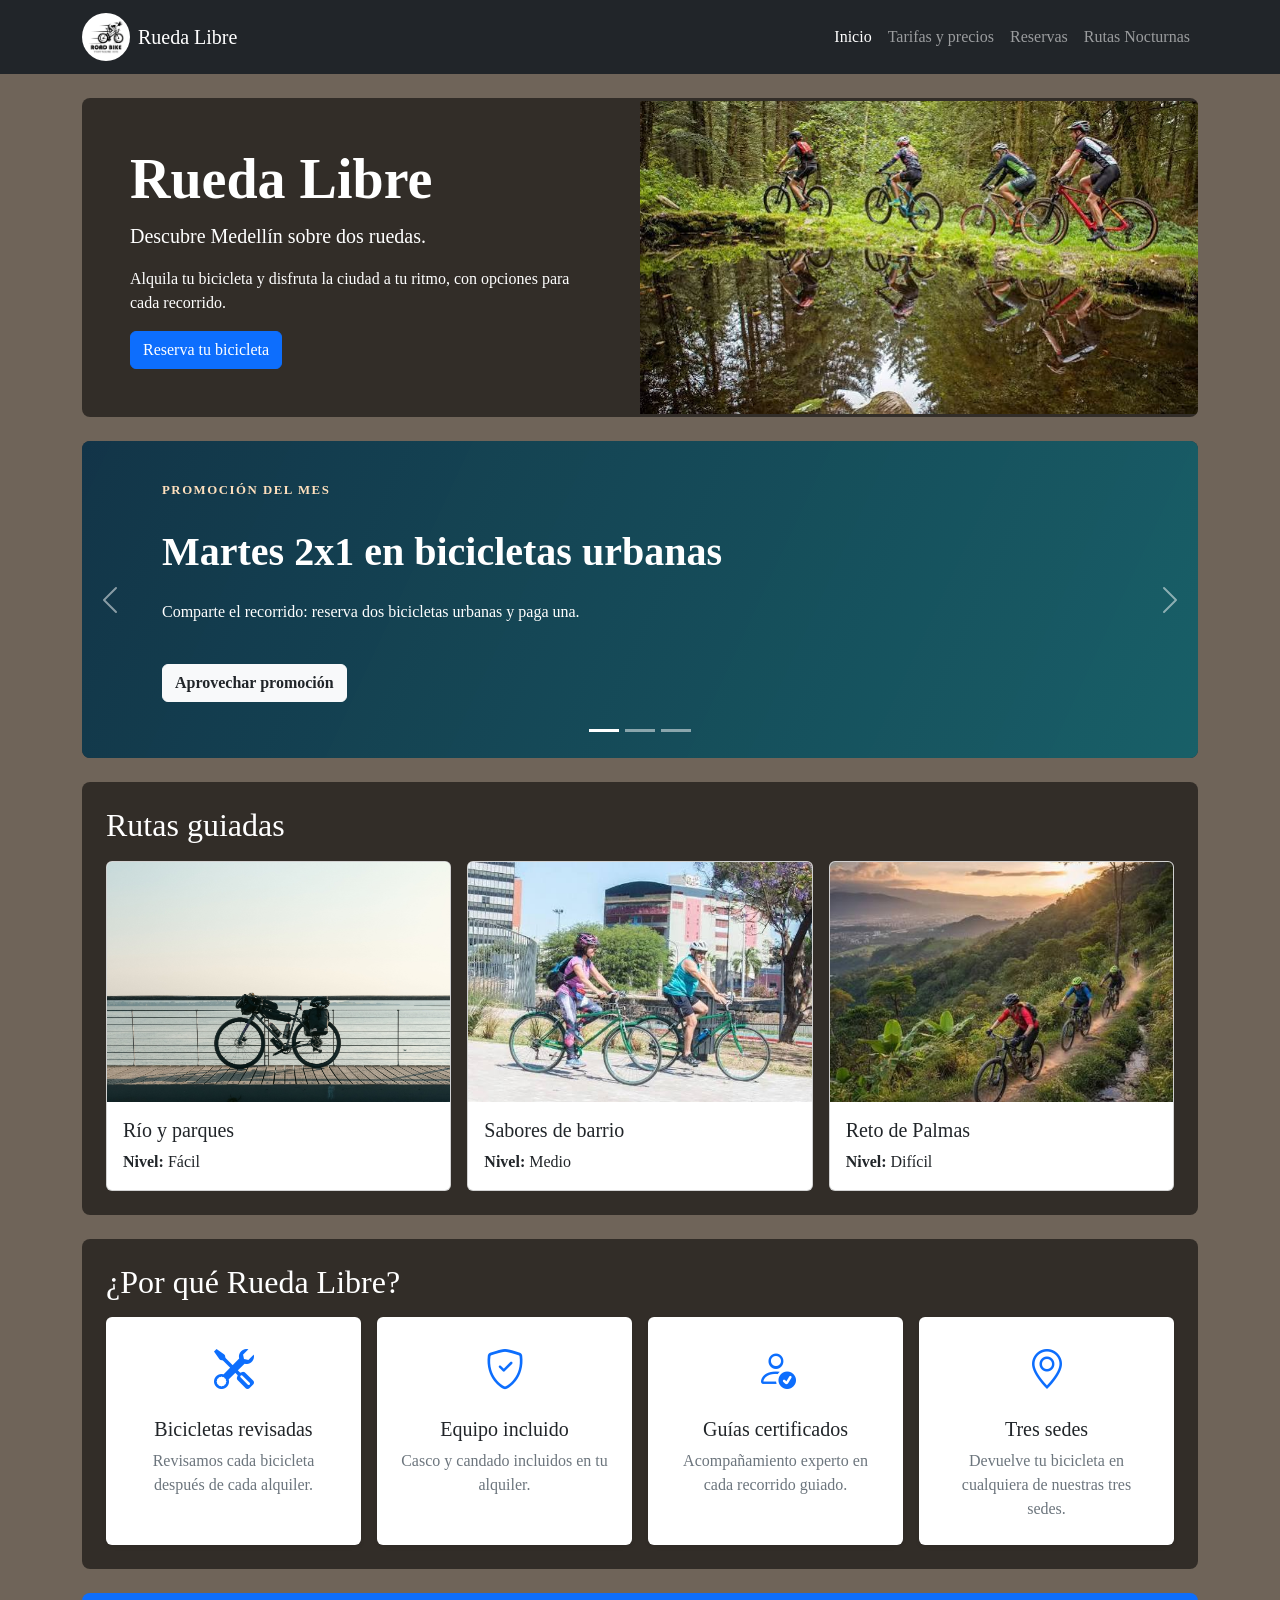
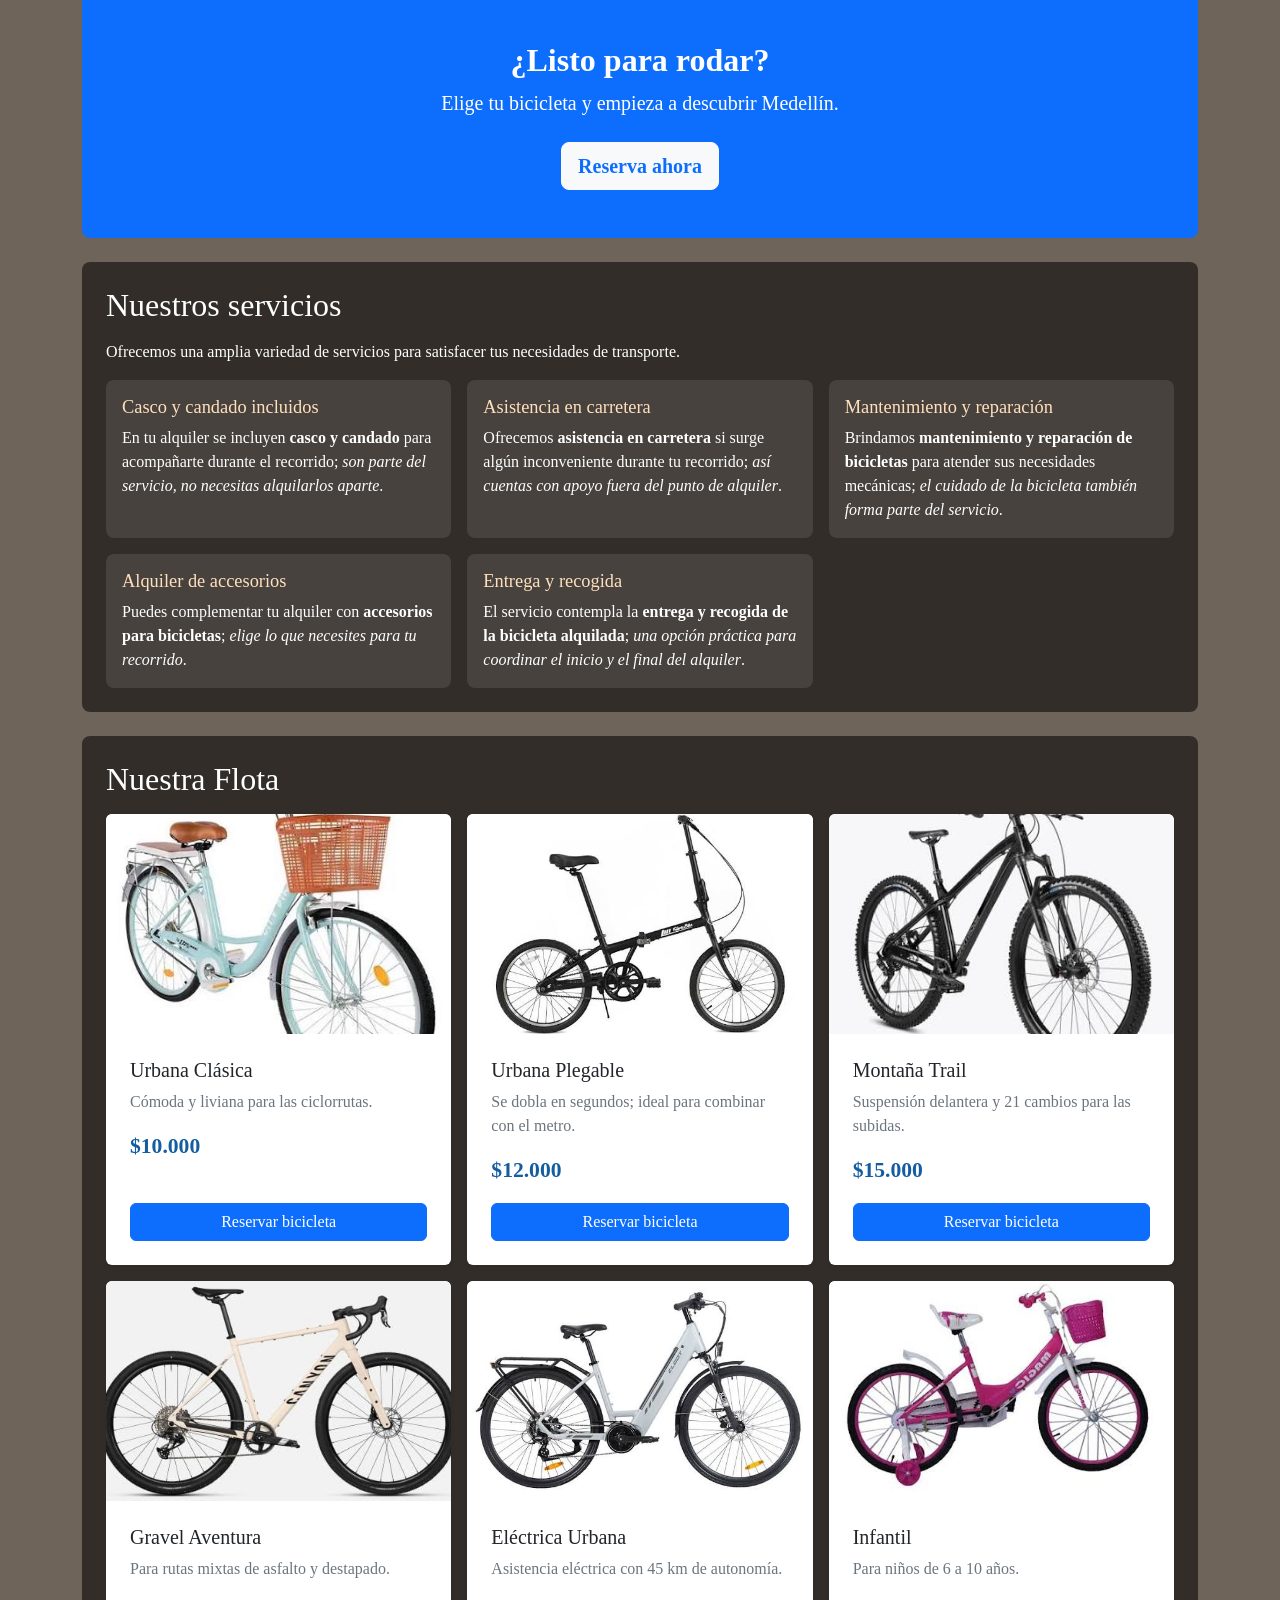
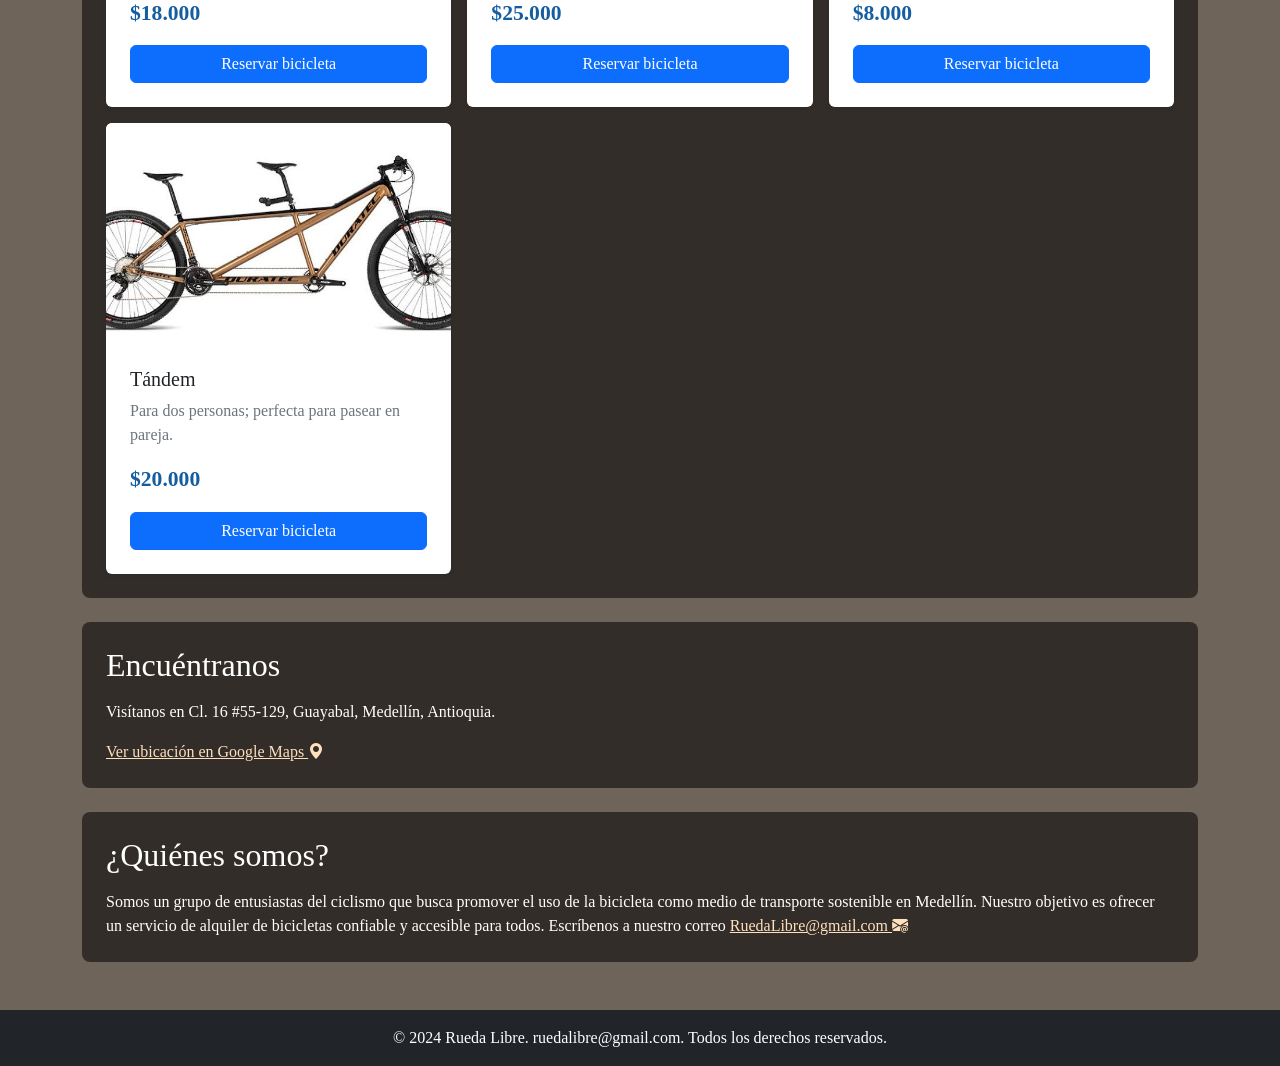
<file: index.html>
<!DOCTYPE html>
<html lang="es">

<head>
    <meta charset="UTF-8">
    <meta name="viewport" content="width=device-width, initial-scale=1.0">
    <title>Rueda Libre | Alquiler de bicicletas en Medellín</title>
    <link href="https://cdn.jsdelivr.net/npm/bootstrap@5.3.3/dist/css/bootstrap.min.css" rel="stylesheet"
        integrity="sha384-QWTKZyjpPEjISv5WaRU9OFeRpok6YctnYmDr5pNlyT2bRjXh0JMhjY6hW+ALEwIH" crossorigin="anonymous">
    <link rel="stylesheet" href="https://cdn.jsdelivr.net/npm/bootstrap-icons@1.13.1/font/bootstrap-icons.min.css">
    <link rel="stylesheet" href="style.css">
</head>

<body>
    <nav class="navbar navbar-expand-md navbar-dark bg-dark sticky-top">
        <div class="container">
            <a class="navbar-brand d-flex align-items-center gap-2" href="./index.html">
                <img src="./img/image.jpeg" alt="Logo de Rueda Libre" width="48" height="48" class="rounded-circle">
                <span>Rueda Libre</span>
            </a>
            <button class="navbar-toggler" type="button" data-bs-toggle="collapse" data-bs-target="#mainNavbar"
                aria-controls="mainNavbar" aria-expanded="false" aria-label="Abrir o cerrar menú de navegación">
                <span class="navbar-toggler-icon"></span>
            </button>
            <div class="collapse navbar-collapse" id="mainNavbar">
                <div class="navbar-nav ms-auto">
                    <a class="nav-link active" aria-current="page" href="./index.html">Inicio</a>
                    <a class="nav-link" href="./tarifa.html">Tarifas y precios</a>
                    <a class="nav-link" href="./reservas.html">Reservas</a>
                    <a class="nav-link" href="./nocturna.html">Rutas Nocturnas</a>
                </div>
            </div>
        </div>
    </nav>

    <main class="container py-4">
        <section class="hero-panel rounded-3 mb-4 overflow-hidden" aria-labelledby="inicio">
            <div class="row g-0 align-items-center">
                <div class="col-lg-6 p-4 p-md-5">
                    <h1 id="inicio" class="display-4 fw-bold">Rueda Libre</h1>
                    <p class="lead">Descubre Medellín sobre dos ruedas.</p>
                    <p>Alquila tu bicicleta y disfruta la ciudad a tu ritmo, con opciones para cada recorrido.</p>
                    <a class="btn btn-primary" href="./reservas.html">Reserva tu bicicleta</a>
                </div>
                <div class="col-lg-6">
                    <img src="./img/sendero.jpeg" alt="Ciclistas recorriendo un sendero entre árboles"
                        class="hero-image">
                </div>
            </div>
        </section>
 
        <section class="promotion-panel rounded-3 mb-4 overflow-hidden" aria-label="Promociones del mes">
            <div id="promotionsCarousel" class="carousel slide" data-bs-ride="carousel" data-bs-interval="5000">
                <div class="carousel-indicators">
                    <button type="button" data-bs-target="#promotionsCarousel" data-bs-slide-to="0" class="active"
                        aria-current="true" aria-label="Promoción 1"></button>
                    <button type="button" data-bs-target="#promotionsCarousel" data-bs-slide-to="1"
                        aria-label="Promoción 2"></button>
                    <button type="button" data-bs-target="#promotionsCarousel" data-bs-slide-to="2"
                        aria-label="Promoción 3"></button>
                </div>
                <div class="carousel-inner">
                    <article class="carousel-item active">
                        <div class="promotion-slide promotion-urban gap-3">
                            <span class="promotion-label">Promoción del mes</span>
                            <h2 class="display-6 fw-bold">Martes 2x1 en bicicletas urbanas</h2>
                            <p class="mb-4">Comparte el recorrido: reserva dos bicicletas urbanas y paga una.</p>
                            <a class="btn btn-light" href="./reservas.html">Aprovechar promoción</a>
                        </div>
                    </article>
                    <article class="carousel-item">
                        <div class="promotion-slide promotion-electric">
                            <span class="promotion-label">Promoción del mes</span>
                            <h2 class="display-6 fw-bold">20 % de descuento en eléctricas de lunes a jueves</h2>
                            <p class="mb-4">Muévete con asistencia eléctrica y ahorra entre semana.</p>
                            <a class="btn btn-light" href="./reservas.html">Reservar eléctrica</a>
                        </div>
                    </article>
                    <article class="carousel-item">
                        <div class="promotion-slide promotion-birthday">
                            <span class="promotion-label">Promoción del mes</span>
                            <h2 class="display-6 fw-bold">Si cumples años, el recorrido guiado es gratis</h2>
                            <p class="mb-4">Celebra tu día pedaleando por Medellín con un recorrido guiado.</p>
                            <a class="btn btn-light" href="./reservas.html">Reservar recorrido</a>
                        </div>
                    </article>
                </div>
                <button class="carousel-control-prev" type="button" data-bs-target="#promotionsCarousel"
                    data-bs-slide="prev">
                    <span class="carousel-control-prev-icon" aria-hidden="true"></span>
                    <span class="visually-hidden">Promoción anterior</span>
                </button>
                <button class="carousel-control-next" type="button" data-bs-target="#promotionsCarousel"
                    data-bs-slide="next">
                    <span class="carousel-control-next-icon" aria-hidden="true"></span>
                    <span class="visually-hidden">Promoción siguiente</span>
                </button>
            </div>
        </section>

        <section class="content-panel p-4 rounded-3 mb-4" aria-labelledby="rutas">
            <h2 id="rutas">Rutas guiadas</h2>
            <div class="row row-cols-1 row-cols-md-3 g-3">
                <article class="col">
                    <div class="card h-100 route-card">
                        <img src="./img/pexels-damiendufourartiste-37871385.jpg"
                            alt="Bicicleta junto al agua durante un recorrido" class="card-img-top route-card-image">
                        <div class="card-body">
                            <h3 class="card-title h5">Río y parques</h3>
                            <p class="card-text mb-0"><strong>Nivel:</strong> Fácil</p>
                        </div>
                    </div>
                </article>
                <article class="col">
                    <div class="card h-100 route-card">
                        <img src="./img/urbana.jpeg" alt="Ciclistas recorriendo una ruta urbana"
                            class="card-img-top route-card-image">
                        <div class="card-body">
                            <h3 class="card-title h5">Sabores de barrio</h3>
                            <p class="card-text mb-0"><strong>Nivel:</strong> Medio</p>
                        </div>
                    </div>
                </article>
                <article class="col">
                    <div class="card h-100 route-card">
                        <img src="./img/miradores.jpeg" alt="Ciclistas recorriendo una ruta con vistas panorámicas"
                            class="card-img-top route-card-image">
                        <div class="card-body">
                            <h3 class="card-title h5">Reto de Palmas</h3>
                            <p class="card-text mb-0"><strong>Nivel:</strong> Difícil</p>
                        </div>
                    </div>
                </article>
            </div>
        </section>

        <section class="content-panel p-4 rounded-3 mb-4" aria-labelledby="por-que">
            <h2 id="por-que">¿Por qué Rueda Libre?</h2>
            <div class="row row-cols-1 row-cols-sm-2 row-cols-lg-4 g-3">
                <article class="col">
                    <div class="card h-100 border-0 shadow-sm text-center">
                        <div class="card-body p-4">
                            <i class="bi bi-tools fs-1 text-primary" aria-hidden="true"></i>
                            <h3 class="card-title h5 mt-3">Bicicletas revisadas</h3>
                            <p class="card-text text-secondary mb-0">Revisamos cada bicicleta después de cada alquiler.</p>
                        </div>
                    </div>
                </article>
                <article class="col">
                    <div class="card h-100 border-0 shadow-sm text-center">
                        <div class="card-body p-4">
                            <i class="bi bi-shield-check fs-1 text-primary" aria-hidden="true"></i>
                            <h3 class="card-title h5 mt-3">Equipo incluido</h3>
                            <p class="card-text text-secondary mb-0">Casco y candado incluidos en tu alquiler.</p>
                        </div>
                    </div>
                </article>
                <article class="col">
                    <div class="card h-100 border-0 shadow-sm text-center">
                        <div class="card-body p-4">
                            <i class="bi bi-person-check fs-1 text-primary" aria-hidden="true"></i>
                            <h3 class="card-title h5 mt-3">Guías certificados</h3>
                            <p class="card-text text-secondary mb-0">Acompañamiento experto en cada recorrido guiado.</p>
                        </div>
                    </div>
                </article>
                <article class="col">
                    <div class="card h-100 border-0 shadow-sm text-center">
                        <div class="card-body p-4">
                            <i class="bi bi-geo-alt fs-1 text-primary" aria-hidden="true"></i>
                            <h3 class="card-title h5 mt-3">Tres sedes</h3>
                            <p class="card-text text-secondary mb-0">Devuelve tu bicicleta en cualquiera de nuestras tres sedes.</p>
                        </div>
                    </div>
                </article>
            </div>
        </section>

        <section class="bg-primary text-white text-center p-4 p-md-5 rounded-3 mb-4" aria-labelledby="listo-para-rodar">
            <h2 id="listo-para-rodar" class="fw-bold">¿Listo para rodar?</h2>
            <p class="lead mb-4">Elige tu bicicleta y empieza a descubrir Medellín.</p>
            <a class="btn btn-light btn-lg text-primary fw-semibold" href="./reservas.html">Reserva ahora</a>
        </section>

        <section class="content-panel p-4 rounded-3 mb-4" aria-labelledby="servicios">
            <h2 id="servicios">Nuestros servicios</h2>
            <p>Ofrecemos una amplia variedad de servicios para satisfacer tus necesidades de transporte.</p>
            <div class="row g-3">
                <article class="col-12 col-md-6 col-lg-4">
                    <div class="service-card h-100 p-3 rounded-3">
                        <h3>Casco y candado incluidos</h3>
                        <p class="mb-0">En tu alquiler se incluyen <strong>casco y candado</strong> para acompañarte
                            durante el recorrido; <em>son parte del servicio, no necesitas alquilarlos aparte</em>.</p>
                    </div>
                </article>
                <article class="col-12 col-md-6 col-lg-4">
                    <div class="service-card h-100 p-3 rounded-3">
                        <h3>Asistencia en carretera</h3>
                        <p class="mb-0">Ofrecemos <strong>asistencia en carretera</strong> si surge algún inconveniente
                            durante tu recorrido; <em>así cuentas con apoyo fuera del punto de alquiler</em>.</p>
                    </div>
                </article>
                <article class="col-12 col-md-6 col-lg-4">
                    <div class="service-card h-100 p-3 rounded-3">
                        <h3>Mantenimiento y reparación</h3>
                        <p class="mb-0">Brindamos <strong>mantenimiento y reparación de bicicletas</strong> para atender
                            sus necesidades mecánicas; <em>el cuidado de la bicicleta también forma parte del
                                servicio</em>.</p>
                    </div>
                </article>
                <article class="col-12 col-md-6 col-lg-4">
                    <div class="service-card h-100 p-3 rounded-3">
                        <h3>Alquiler de accesorios</h3>
                        <p class="mb-0">Puedes complementar tu alquiler con <strong>accesorios para bicicletas</strong>;
                            <em>elige lo que necesites para tu recorrido</em>.
                        </p>
                    </div>
                </article>
                <article class="col-12 col-md-6 col-lg-4">
                    <div class="service-card h-100 p-3 rounded-3">
                        <h3>Entrega y recogida</h3>
                        <p class="mb-0">El servicio contempla la <strong>entrega y recogida de la bicicleta
                                alquilada</strong>; <em>una opción práctica para coordinar el inicio y el final del
                                alquiler</em>.</p>
                    </div>
                </article>
            </div>
        </section>

        <section class="content-panel p-4 rounded-3 mb-4" aria-labelledby="bicicletas">
            <h2 id="bicicletas">Nuestra Flota</h2>
            <div class="row row-cols-1 row-cols-sm-2 row-cols-lg-3 g-3">
                <article class="col">
                    <div class="card h-100 fleet-card border-0 shadow-sm overflow-hidden">
                        <img src="./img/img1.jpeg" alt="Bicicleta disponible para alquilar"
                            class="card-img-top fleet-card-image">
                        <div class="card-body d-flex flex-column p-4">
                            <h3 class="card-title h5">Urbana Clásica</h3>
                            <p class="card-text text-secondary">Cómoda y liviana para las ciclorrutas.</p>
                            <p class="fleet-card-price mb-3">$10.000</p>
                            <a class="btn btn-primary mt-auto" href="./reservas.html" role="button">Reservar
                                bicicleta</a>
                        </div>
                    </div>
                </article>
                <article class="col">
                    <div class="card h-100 fleet-card border-0 shadow-sm overflow-hidden">
                        <img src="./img/img2.jpeg" alt="Otra bicicleta disponible para alquilar"
                            class="card-img-top fleet-card-image">
                        <div class="card-body d-flex flex-column p-4">
                            <h3 class="card-title h5">Urbana Plegable</h3>
                            <p class="card-text text-secondary">Se dobla en segundos; ideal para combinar con el metro.
                            </p>
                            <p class="fleet-card-price mb-3">$12.000</p>
                            <a class="btn btn-primary mt-auto" href="./reservas.html" role="button">Reservar
                                bicicleta</a>
                        </div>
                    </div>
                </article>
                <article class="col">
                    <div class="card h-100 fleet-card border-0 shadow-sm overflow-hidden">
                        <img src="./img/img3.jpeg" alt="Otra bicicleta disponible para alquilar"
                            class="card-img-top fleet-card-image">
                        <div class="card-body d-flex flex-column p-4">
                            <h3 class="card-title h5">Montaña Trail</h3>
                            <p class="card-text text-secondary">Suspensión delantera y 21 cambios para las subidas.</p>
                            <p class="fleet-card-price mb-3">$15.000</p>
                            <a class="btn btn-primary mt-auto" href="./reservas.html" role="button">Reservar
                                bicicleta</a>
                        </div>
                    </div>
                </article>
                <article class="col">
                    <div class="card h-100 fleet-card border-0 shadow-sm overflow-hidden">
                        <img src="./img/img4.jpeg" alt="Otra bicicleta disponible para alquilar"
                            class="card-img-top fleet-card-image">
                        <div class="card-body d-flex flex-column p-4">
                            <h3 class="card-title h5">Gravel Aventura</h3>
                            <p class="card-text text-secondary">Para rutas mixtas de asfalto y destapado.</p>
                            <p class="fleet-card-price mb-3">$18.000</p>
                            <a class="btn btn-primary mt-auto" href="./reservas.html" role="button">Reservar
                                bicicleta</a>
                        </div>
                    </div>
                </article>
                <article class="col">
                    <div class="card h-100 fleet-card border-0 shadow-sm overflow-hidden">
                        <img src="./img/img5.jpeg" alt="Otra bicicleta disponible para alquilar"
                            class="card-img-top fleet-card-image">
                        <div class="card-body d-flex flex-column p-4">
                            <h3 class="card-title h5">Eléctrica Urbana</h3>
                            <p class="card-text text-secondary">Asistencia eléctrica con 45 km de autonomía.</p>
                            <p class="fleet-card-price mb-3">$25.000</p>
                            <a class="btn btn-primary mt-auto" href="./reservas.html" role="button">Reservar
                                bicicleta</a>
                        </div>
                    </div>
                </article>
                <article class="col">
                    <div class="card h-100 fleet-card border-0 shadow-sm overflow-hidden">
                        <img src="./img/images2.jpeg" alt="Otra bicicleta disponible para alquilar"
                            class="card-img-top fleet-card-image">
                        <div class="card-body d-flex flex-column p-4">
                            <h3 class="card-title h5">Infantil</h3>
                            <p class="card-text text-secondary">Para niños de 6 a 10 años.</p>
                            <p class="fleet-card-price mb-3">$8.000</p>
                            <a class="btn btn-primary mt-auto" href="./reservas.html" role="button">Reservar
                                bicicleta</a>
                        </div>
                    </div>
                </article>
                <article class="col">
                    <div class="card h-100 fleet-card border-0 shadow-sm overflow-hidden">
                        <img src="./img/img6.jpeg" alt="Otra bicicleta disponible para alquilar"
                            class="card-img-top fleet-card-image">
                        <div class="card-body d-flex flex-column p-4">
                            <h3 class="card-title h5">Tándem</h3>
                            <p class="card-text text-secondary">Para dos personas; perfecta para pasear en pareja.</p>
                            <p class="fleet-card-price mb-3">$20.000</p>
                            <a class="btn btn-primary mt-auto" href="./reservas.html" role="button">Reservar
                                bicicleta</a>
                        </div>
                    </div>
                </article>
            </div>
        </section>

        <aside class="content-panel p-4 rounded-3 mb-4" aria-labelledby="ubicacion">
            <h2 id="ubicacion">Encuéntranos</h2>
            <p>Visítanos en Cl. 16 #55-129, Guayabal, Medellín, Antioquia.</p>
            <a href="https://www.google.com/maps/search/?api=1&amp;query=Cl.%2016%20%2355-129%2C%20Guayabal%2C%20Medell%C3%ADn%2C%20Antioquia"
                target="_blank" rel="noopener noreferrer">
                Ver ubicación en Google Maps
                <i class="bi bi-geo-alt-fill"></i>
            </a>
        </aside>

        <section class="content-panel p-4 rounded-3" aria-labelledby="quienes-somos">
            <h2 id="quienes-somos">¿Quiénes somos?</h2>
            <p class="mb-0">Somos un grupo de entusiastas del ciclismo que busca promover el uso de la bicicleta como
                medio de transporte sostenible en Medellín. Nuestro objetivo es ofrecer un servicio de alquiler de
                bicicletas confiable y accesible para todos. Escríbenos a nuestro correo
                <a href="mailto:RuedaLibre@gmail.com">RuedaLibre@gmail.com
                    <i class="bi bi-envelope-at-fill"></i>
                </a>
            </p>
        </section>
    </main>

    <footer class="bg-dark text-white text-center py-3 mt-4">
        <p class="container mb-0">&copy; 2024 Rueda Libre. ruedalibre@gmail.com. Todos los derechos reservados.</p>
    </footer>
    <script src="https://cdn.jsdelivr.net/npm/bootstrap@5.3.3/dist/js/bootstrap.bundle.min.js"
        integrity="sha384-YvpcrYf0tY3lHB60NNkmXc5s9fDVZLESaAA55NDzOxhy9GkcIdslK1eN7N6jIeHz"
        crossorigin="anonymous"></script>
</body>

</html>
</file>
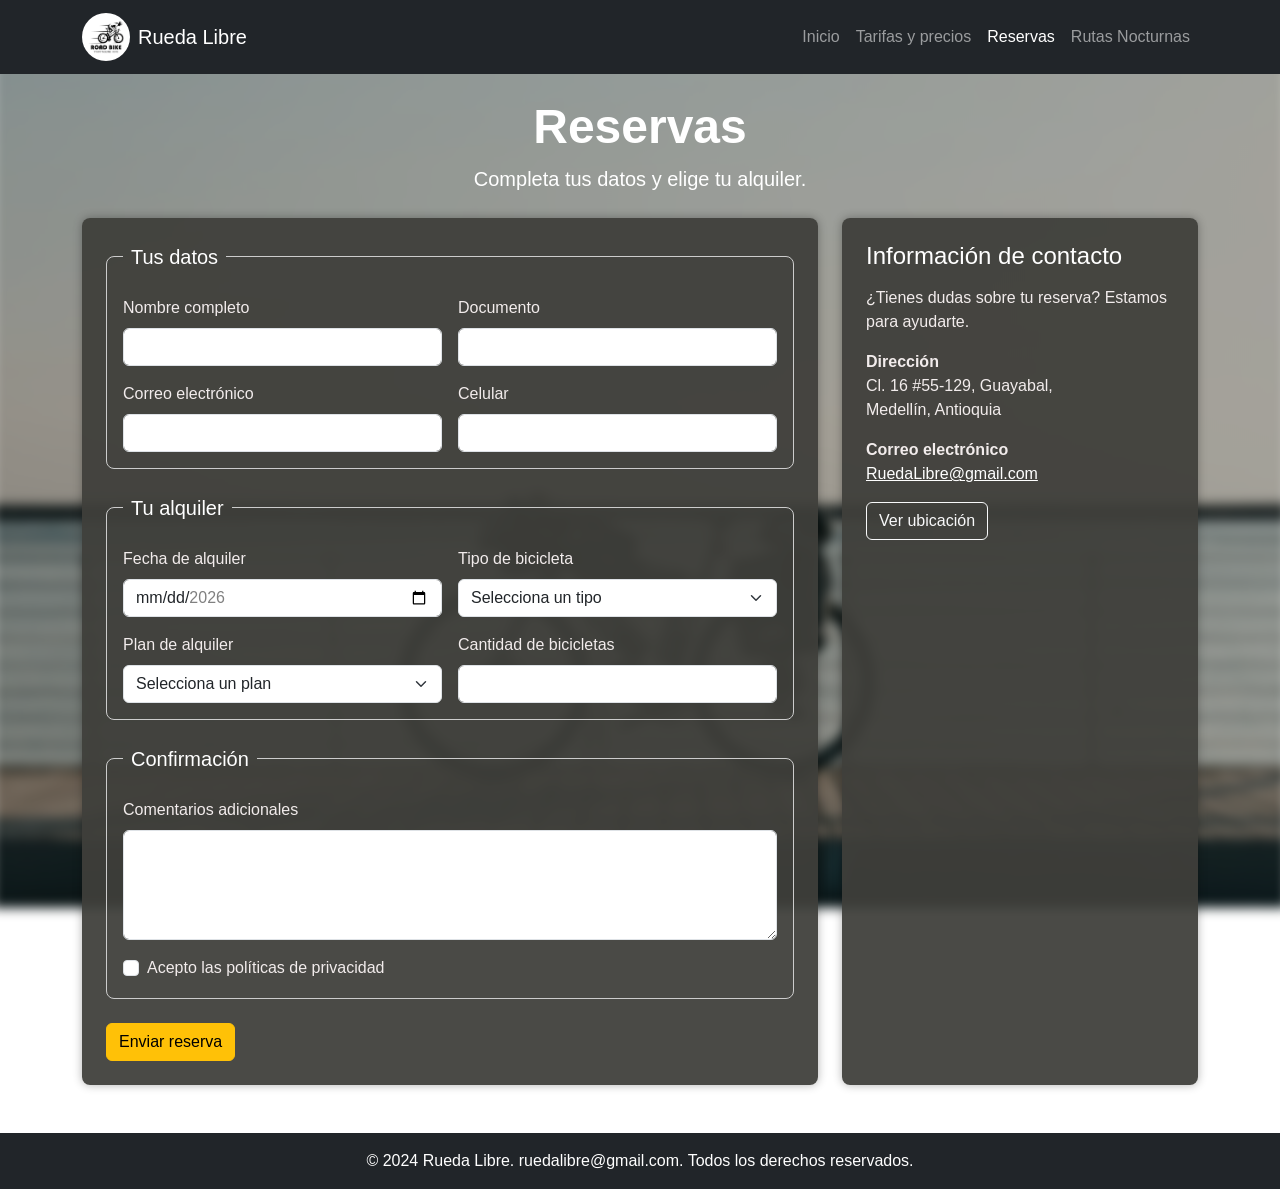
<file: reservas.html>
<!DOCTYPE html>
<html lang="es">

<head>
    <meta charset="UTF-8">
    <meta name="viewport" content="width=device-width, initial-scale=1.0">
    <title>Reservas | Rueda Libre</title>
    <link href="https://cdn.jsdelivr.net/npm/bootstrap@5.3.3/dist/css/bootstrap.min.css" rel="stylesheet"
        integrity="sha384-QWTKZyjpPEjISv5WaRU9OFeRpok6YctnYmDr5pNlyT2bRjXh0JMhjY6hW+ALEwIH" crossorigin="anonymous">
    <link rel="stylesheet" href="./reservas.css">
</head>

<body>
    <nav class="navbar navbar-expand-md navbar-dark bg-dark sticky-top">
        <div class="container">
            <a class="navbar-brand d-flex align-items-center gap-2" href="./index.html">
                <img src="./img/image.jpeg" alt="Logo de Rueda Libre" width="48" height="48" class="rounded-circle">
                <span>Rueda Libre</span>
            </a>
            <button class="navbar-toggler" type="button" data-bs-toggle="collapse" data-bs-target="#mainNavbar"
                aria-controls="mainNavbar" aria-expanded="false" aria-label="Abrir o cerrar menú de navegación">
                <span class="navbar-toggler-icon"></span>
            </button>
            <div class="collapse navbar-collapse" id="mainNavbar">
                <div class="navbar-nav ms-auto">
                    <a class="nav-link" href="./index.html">Inicio</a>
                    <a class="nav-link" href="./tarifa.html">Tarifas y precios</a>
                    <a class="nav-link active" aria-current="page" href="./reservas.html">Reservas</a>
                    <a class="nav-link" href="./nocturna.html">Rutas Nocturnas</a>
                </div>
            </div>
        </div>
    </nav>

    <main class="container py-4">
        <header class="text-center mb-4">
            <h1 class="display-5 fw-bold">Reservas</h1>
            <p class="lead mb-0">Completa tus datos y elige tu alquiler.</p>
        </header>

        <div class="row g-4 align-items-stretch">
            <section class="col-lg-8" aria-label="Formulario de reserva">
                <div class="reservation-card h-100 p-3 p-md-4 rounded-3">
                    <form action="./index.html" method="get">
                <fieldset class="border rounded-3 p-3 mb-4">
                    <legend class="float-none w-auto px-2 fs-5">Tus datos</legend>
                    <div class="row g-3">
                        <div class="col-12 col-md-6">
                            <label for="nombre" class="form-label">Nombre completo</label>
                            <input type="text" class="form-control" id="nombre" name="nombre" required minlength="3"
                                maxlength="50">
                        </div>
                        <div class="col-12 col-md-6">
                            <label for="documento" class="form-label">Documento</label>
                            <input type="text" class="form-control" id="documento" name="documento" required
                                inputmode="numeric" pattern="[0-9]{6,10}">
                        </div>
                        <div class="col-12 col-md-6">
                            <label for="correo" class="form-label">Correo electrónico</label>
                            <input type="email" class="form-control" id="correo" name="correo" required>
                        </div>
                        <div class="col-12 col-md-6">
                            <label for="celular" class="form-label">Celular</label>
                            <input type="tel" class="form-control" id="celular" name="celular" required
                                pattern="3[0-9]{9}" title="Ingresa 10 dígitos y comienza por 3.">
                        </div>
                    </div>
                </fieldset>

                <fieldset class="border rounded-3 p-3 mb-4">
                    <legend class="float-none w-auto px-2 fs-5">Tu alquiler</legend>
                    <div class="row g-3">
                        <div class="col-12 col-md-6">
                            <label for="fecha" class="form-label">Fecha de alquiler</label>
                            <input type="date" class="form-control" id="fecha" name="fecha" required
                                min="2026-11-01" max="2026-12-31">
                        </div>
                        <div class="col-12 col-md-6">
                            <label for="tipo" class="form-label">Tipo de bicicleta</label>
                            <select class="form-select" id="tipo" name="tipo" required>
                                <option value="">Selecciona un tipo</option>
                                <option value="montaña">Montaña</option>
                                <option value="carretera">Carretera</option>
                                <option value="eléctrica">Eléctrica</option>
                            </select>
                        </div>
                        <div class="col-12 col-md-6">
                            <label for="plan" class="form-label">Plan de alquiler</label>
                            <select class="form-select" id="plan" name="plan" required>
                                <option value="">Selecciona un plan</option>
                                <option value="hora">Por hora</option>
                                <option value="dia">Por día</option>
                                <option value="semana">Por semana</option>
                            </select>
                        </div>
                        <div class="col-12 col-md-6">
                            <label for="cantidad" class="form-label">Cantidad de bicicletas</label>
                            <input type="number" class="form-control" id="cantidad" name="cantidad" required min="1"
                                max="6">
                        </div>
                    </div>
                </fieldset>

                <fieldset class="border rounded-3 p-3 mb-4">
                    <legend class="float-none w-auto px-2 fs-5">Confirmación</legend>
                    <div class="mb-3">
                        <label for="comentarios" class="form-label">Comentarios adicionales</label>
                        <textarea class="form-control" id="comentarios" name="comentarios" rows="4"
                            maxlength="300"></textarea>
                    </div>
                    <div class="form-check">
                        <input class="form-check-input" type="checkbox" id="politicas" name="politicas" required>
                        <label class="form-check-label" for="politicas">Acepto las políticas de privacidad</label>
                    </div>
                </fieldset>

                <button type="submit" class="btn btn-warning"
                    onclick="return confirm('¿Estás seguro de que deseas enviar la reserva?');">Enviar reserva</button>
                    </form>
                </div>
            </section>
            <aside class="col-lg-4" aria-labelledby="contacto">
                <div class="contact-card h-100 p-4 rounded-3">
                    <h2 id="contacto" class="h4 mb-3">Información de contacto</h2>
                    <p>¿Tienes dudas sobre tu reserva? Estamos para ayudarte.</p>
                    <address>
                        <strong>Dirección</strong><br>
                        Cl. 16 #55-129, Guayabal,<br>
                        Medellín, Antioquia
                    </address>
                    <p>
                        <strong>Correo electrónico</strong><br>
                        <a href="mailto:RuedaLibre@gmail.com">RuedaLibre@gmail.com</a>
                    </p>
                    <a class="btn btn-outline-light" href="https://www.google.com/maps/search/?api=1&amp;query=Cl.%2016%20%2355-129%2C%20Guayabal%2C%20Medell%C3%ADn%2C%20Antioquia"
                        target="_blank" rel="noopener noreferrer">Ver ubicación</a>
                </div>
            </aside>
        </div>
    </main>

    <footer class="bg-dark text-white text-center py-3 mt-4">
        <p class="container mb-0">&copy; 2024 Rueda Libre. ruedalibre@gmail.com. Todos los derechos reservados.</p>
    </footer>
    <script src="https://cdn.jsdelivr.net/npm/bootstrap@5.3.3/dist/js/bootstrap.bundle.min.js"
        integrity="sha384-YvpcrYf0tY3lHB60NNkmXc5s9fDVZLESaAA55NDzOxhy9GkcIdslK1eN7N6jIeHz"
        crossorigin="anonymous"></script>
</body>

</html>
</file>
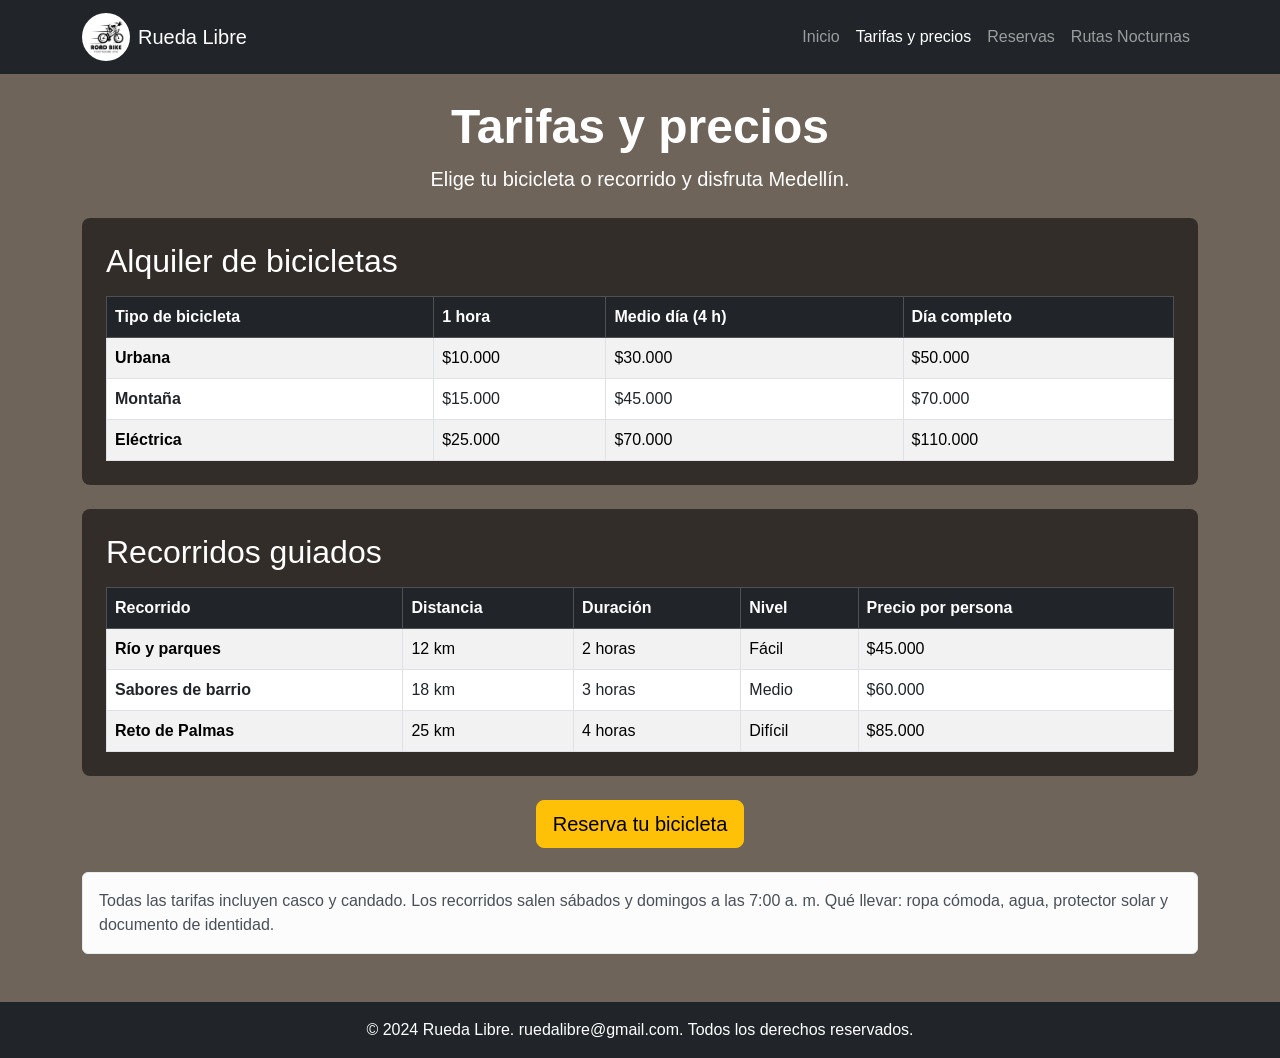
<file: tarifa.html>
<!DOCTYPE html>
<html lang="es">

<head>
    <meta charset="UTF-8">
    <meta name="viewport" content="width=device-width, initial-scale=1.0">
    <title>Tarifas y precios | Rueda Libre</title>
    <link href="https://cdn.jsdelivr.net/npm/bootstrap@5.3.3/dist/css/bootstrap.min.css" rel="stylesheet"
        integrity="sha384-QWTKZyjpPEjISv5WaRU9OFeRpok6YctnYmDr5pNlyT2bRjXh0JMhjY6hW+ALEwIH" crossorigin="anonymous">
    <link rel="stylesheet" href="./tarifa.css">
</head>

<body>
    <nav class="navbar navbar-expand-md navbar-dark bg-dark sticky-top">
        <div class="container">
            <a class="navbar-brand d-flex align-items-center gap-2" href="./index.html">
                <img src="./img/image.jpeg" alt="Logo de Rueda Libre" width="48" height="48" class="rounded-circle">
                <span>Rueda Libre</span>
            </a>
            <button class="navbar-toggler" type="button" data-bs-toggle="collapse" data-bs-target="#mainNavbar"
                aria-controls="mainNavbar" aria-expanded="false" aria-label="Abrir o cerrar menú de navegación">
                <span class="navbar-toggler-icon"></span>
            </button>
            <div class="collapse navbar-collapse" id="mainNavbar">
                <div class="navbar-nav ms-auto">
                    <a class="nav-link" href="./index.html">Inicio</a>
                    <a class="nav-link active" aria-current="page" href="./tarifa.html">Tarifas y precios</a>
                    <a class="nav-link" href="./reservas.html">Reservas</a>
                    <a class="nav-link" href="./nocturna.html">Rutas Nocturnas</a>
                </div>
            </div>
        </div>
    </nav>

    <main class="container py-4">
        <header class="page-heading text-center mb-4">
            <h1 class="display-5 fw-bold">Tarifas y precios</h1>
            <p class="lead mb-0">Elige tu bicicleta o recorrido y disfruta Medellín.</p>
        </header>

        <section class="pricing-panel p-3 p-md-4 rounded-3 mb-4" aria-labelledby="tarifas-bicicletas">
            <h2 id="tarifas-bicicletas">Alquiler de bicicletas</h2>
            <div class="table-responsive">
                <table class="table table-striped table-hover table-bordered align-middle mb-0">
                    <thead class="table-dark">
                        <tr>
                            <th scope="col">Tipo de bicicleta</th>
                            <th scope="col">1 hora</th>
                            <th scope="col">Medio día (4 h)</th>
                            <th scope="col">Día completo</th>
                        </tr>
                    </thead>
                    <tbody>
                        <tr>
                            <th scope="row">Urbana</th>
                            <td>$10.000</td>
                            <td>$30.000</td>
                            <td>$50.000</td>
                        </tr>
                        <tr>
                            <th scope="row">Montaña</th>
                            <td>$15.000</td>
                            <td>$45.000</td>
                            <td>$70.000</td>
                        </tr>
                        <tr>
                            <th scope="row">Eléctrica</th>
                            <td>$25.000</td>
                            <td>$70.000</td>
                            <td>$110.000</td>
                        </tr>
                    </tbody>
                </table>
            </div>
        </section>

        <section class="pricing-panel p-3 p-md-4 rounded-3 mb-4" aria-labelledby="tarifas-recorridos">
            <h2 id="tarifas-recorridos">Recorridos guiados</h2>
            <div class="table-responsive">
                <table class="table table-striped table-hover table-bordered align-middle mb-0">
                    <thead class="table-dark">
                        <tr>
                            <th scope="col">Recorrido</th>
                            <th scope="col">Distancia</th>
                            <th scope="col">Duración</th>
                            <th scope="col">Nivel</th>
                            <th scope="col">Precio por persona</th>
                        </tr>
                    </thead>
                    <tbody>
                        <tr>
                            <th scope="row">Río y parques</th>
                            <td>12 km</td>
                            <td>2 horas</td>
                            <td>Fácil</td>
                            <td>$45.000</td>
                        </tr>
                        <tr>
                            <th scope="row">Sabores de barrio</th>
                            <td>18 km</td>
                            <td>3 horas</td>
                            <td>Medio</td>
                            <td>$60.000</td>
                        </tr>
                        <tr>
                            <th scope="row">Reto de Palmas</th>
                            <td>25 km</td>
                            <td>4 horas</td>
                            <td>Difícil</td>
                            <td>$85.000</td>
                        </tr>
                    </tbody>
                </table>
            </div>
        </section>

        <div class="text-center mb-4">
            <a class="btn btn-warning btn-lg" href="./reservas.html">Reserva tu bicicleta</a>
        </div>
        <p class="alert alert-light mb-4" role="note">Todas las tarifas incluyen casco y candado. Los recorridos salen
            sábados y domingos a las 7:00 a. m. Qué llevar: ropa cómoda, agua, protector solar y documento de identidad.
        </p>
    </main>

    <footer class="bg-dark text-white text-center py-3">
        <p class="container mb-0">&copy; 2024 Rueda Libre. ruedalibre@gmail.com. Todos los derechos reservados.</p>
    </footer>
    <script src="https://cdn.jsdelivr.net/npm/bootstrap@5.3.3/dist/js/bootstrap.bundle.min.js"
        integrity="sha384-YvpcrYf0tY3lHB60NNkmXc5s9fDVZLESaAA55NDzOxhy9GkcIdslK1eN7N6jIeHz"
        crossorigin="anonymous"></script>
</body>

</html>
</file>
<file: style.css>
body {
    display: grid;
    min-height: 100vh;
    background-color: #6f6459;
    color: #fff;
    font-family: Georgia, 'Times New Roman', Times, serif;
}

.hero-panel,
.content-panel {
    color: #fff;
    background-color: rgb(0 0 0 / 55%);
}

.hero-image {
    display: block;
    width: 100%;
    height: 100%;
    min-height: 260px;
    max-height: 420px;
    object-fit: cover;
}

.promotion-panel {
    background-color: #1d2b35;
}
 
.promotion-slide {
    display: flex;
    min-height: 270px;
    flex-direction: column;
    justify-content: center;
    padding: 2.5rem 5rem 3.5rem;
    color: #fff;
}

.promotion-slide h2 {
    max-width: 760px;
}

.promotion-slide p {
    max-width: 620px;
}

.promotion-urban {
    background: linear-gradient(115deg, rgb(18 53 73 / 96%), rgb(24 103 111 / 88%));
}

.promotion-electric {
    background: linear-gradient(115deg, rgb(39 71 50 / 96%), rgb(103 127 48 / 88%));
}

.promotion-birthday {
    background: linear-gradient(115deg, rgb(76 44 74 / 96%), rgb(154 79 92 / 88%));
}

.promotion-label {
    margin-bottom: .75rem;
    color: #ffe0bd;
    font-size: .8rem;
    font-weight: 700;
    letter-spacing: .12em;
    text-transform: uppercase;
}

.promotion-slide .btn {
    align-self: flex-start;
    color: #212529;
    font-weight: 600;
}

.promotion-panel .carousel-control-prev,
.promotion-panel .carousel-control-next {
    width: 3.5rem;
}

.hero-panel h1,
.content-panel h2 {
    color: #fff;
}

.content-panel h2 {
    margin-bottom: 1rem;
}

.service-card {
    height: 100%;
    background-color: rgb(255 255 255 / 10%);
}

.service-card h3 {
    color: #ffe0bd;
    font-size: 1.15rem;
}

.bike-image {
    width: 100%;
    max-height: 360px;
    object-fit: cover;
}

.fleet-card {
    color: #212529;
    background-color: #fff;
    transition: transform 180ms ease, box-shadow 180ms ease;
}

.fleet-card .card-title {
    color: #212529;
}

.fleet-card:hover {
    transform: translateY(-4px);
    box-shadow: 0 1rem 2rem rgb(0 0 0 / 18%) !important;
}

.fleet-card-price {
    color: #145da0;
    font-size: 1.35rem;
    font-weight: 700;
}

.route-card {
    color: #212529;
}

.route-card .card-title {
    color: #212529;
}

.route-card-image {
    width: 100%;
    height: clamp(180px, 24vw, 240px);
    object-fit: cover;
}

.fleet-card-image {
    width: 100%;
    height: clamp(160px, 30vw, 220px);
    object-fit: cover;
}

.content-panel a {
    color: #ffe0bd;
}

.content-panel .fleet-card a.btn {
    color: #fff;
}

@media (max-width: 575.98px) {
    .promotion-slide {
        min-height: 300px;
        padding: 2rem 3.5rem 3.5rem;
    }

    .promotion-slide h2 {
        font-size: 1.75rem;
    }
}

@media (prefers-reduced-motion: reduce) {
    .fleet-card {
        transition: none;
    }
}
</file>
<file: reservas.css>
body {
    position: relative;
    isolation: isolate;
    min-height: 100vh;
    color: #fff;
    font-family: Arial, sans-serif;
}

body::before {
    position: fixed;
    z-index: -1;
    inset: -8px;
    background-image:
        linear-gradient(rgb(0 0 0 / 35%), rgb(0 0 0 / 35%)),
        url("./img/pexels-damiendufourartiste-37871385.jpg");
    background-position: center;
    background-repeat: no-repeat;
    background-size: cover;
    content: "";
    filter: blur(6px);
}

.reservation-card {
    height: 100%;
    color: #f2ecec;
    background-color: rgb(63 63 59 / 94%);
    box-shadow: 0 0 10px rgb(0 0 0 / 30%);
}

.contact-card {
    color: #f2ecec;
    background-color: rgb(63 63 59 / 94%);
    box-shadow: 0 0 10px rgb(0 0 0 / 30%);
}

.contact-card h2 {
    color: #fff;
}

.contact-card a:not(.btn) {
    color: #fff;
}

.reservation-card fieldset {
    border-color: #ccc !important;
}

.reservation-card legend,
main header h1 {
    color: #fff;
}
</file>
<file: tarifa.css>
body {
    min-height: 100vh;
    background-color: #6f6459;
    color: #fff;
    font-family: Arial, sans-serif;
}

.page-heading,
.pricing-panel {
    color: #fff;
}

.pricing-panel {
    padding: 1.5rem;
    border-radius: 0.75rem;
    background-color: rgb(0 0 0 / 55%);
}

.pricing-panel h2 {
    margin-bottom: 1rem;
    color: #fff;
}

.pricing-panel .table {
    --bs-table-bg: #fff;
    --bs-table-color: #212529;
}
</file>
